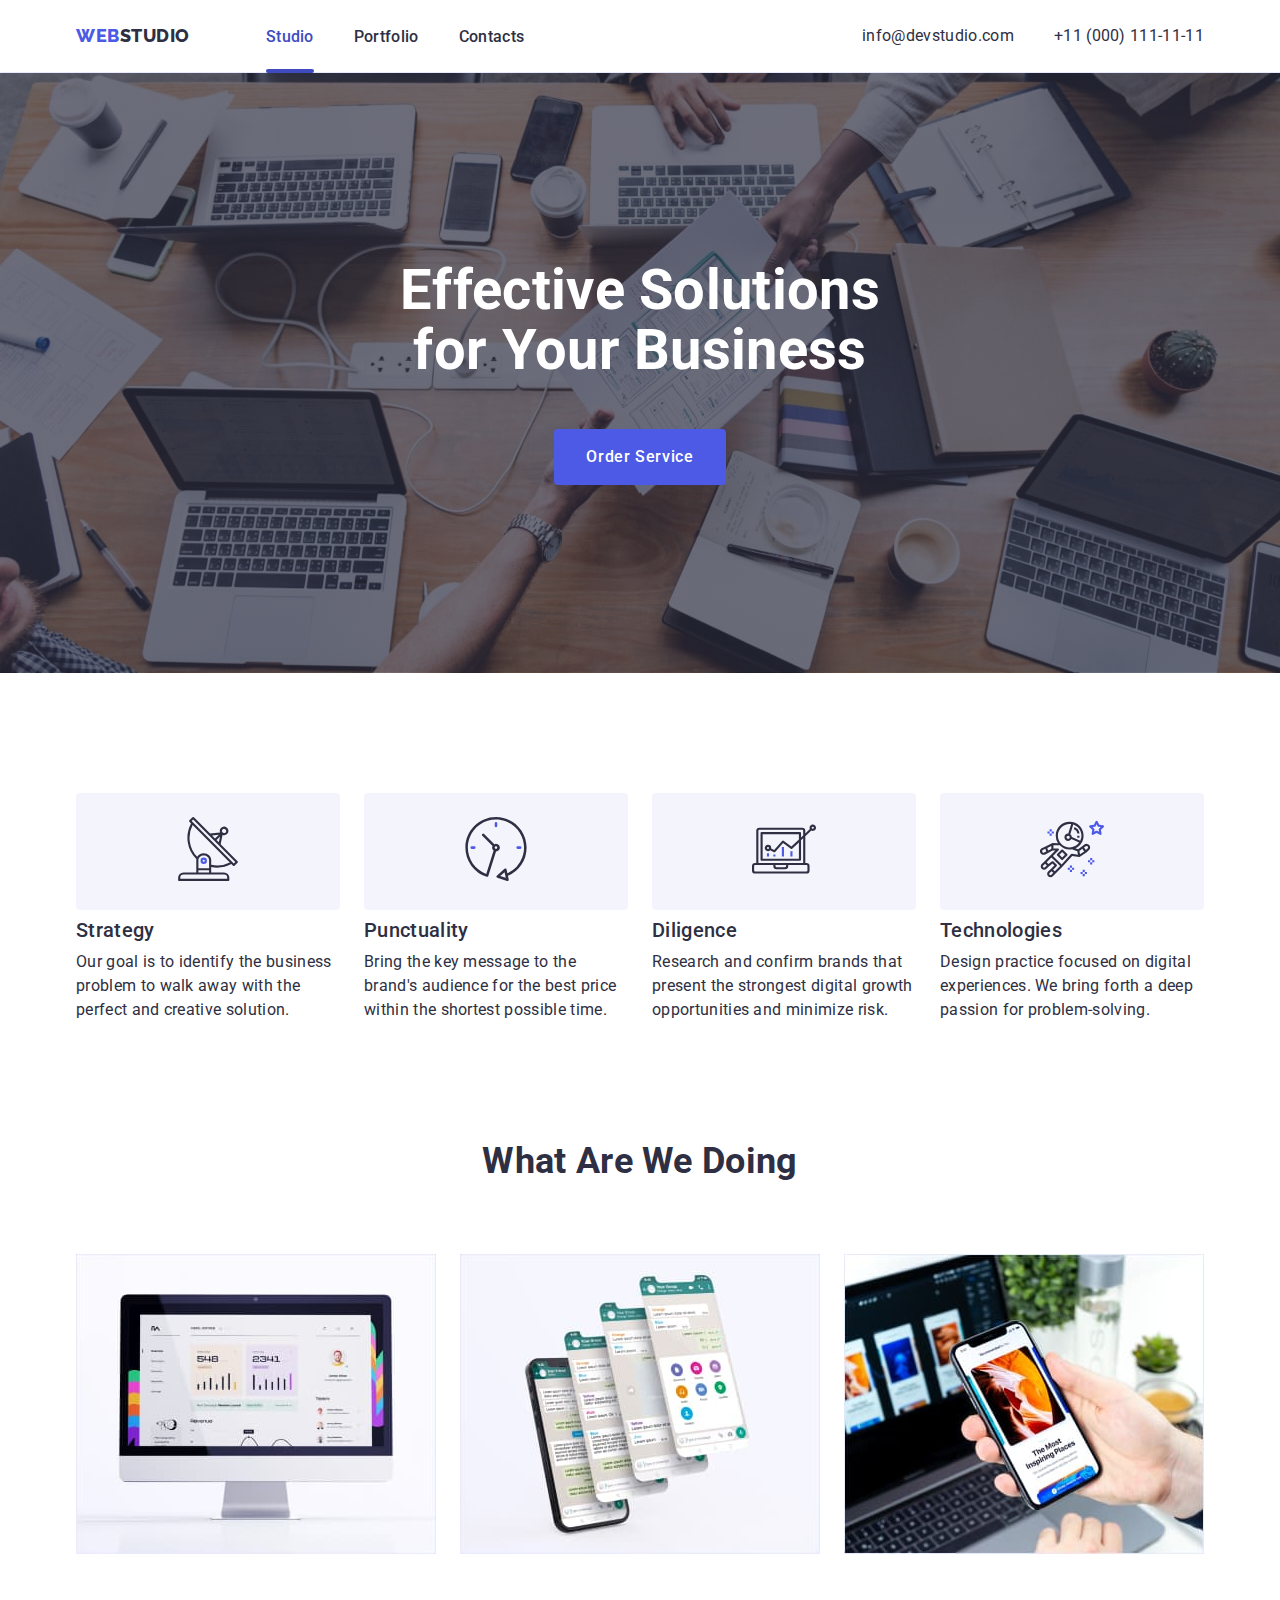
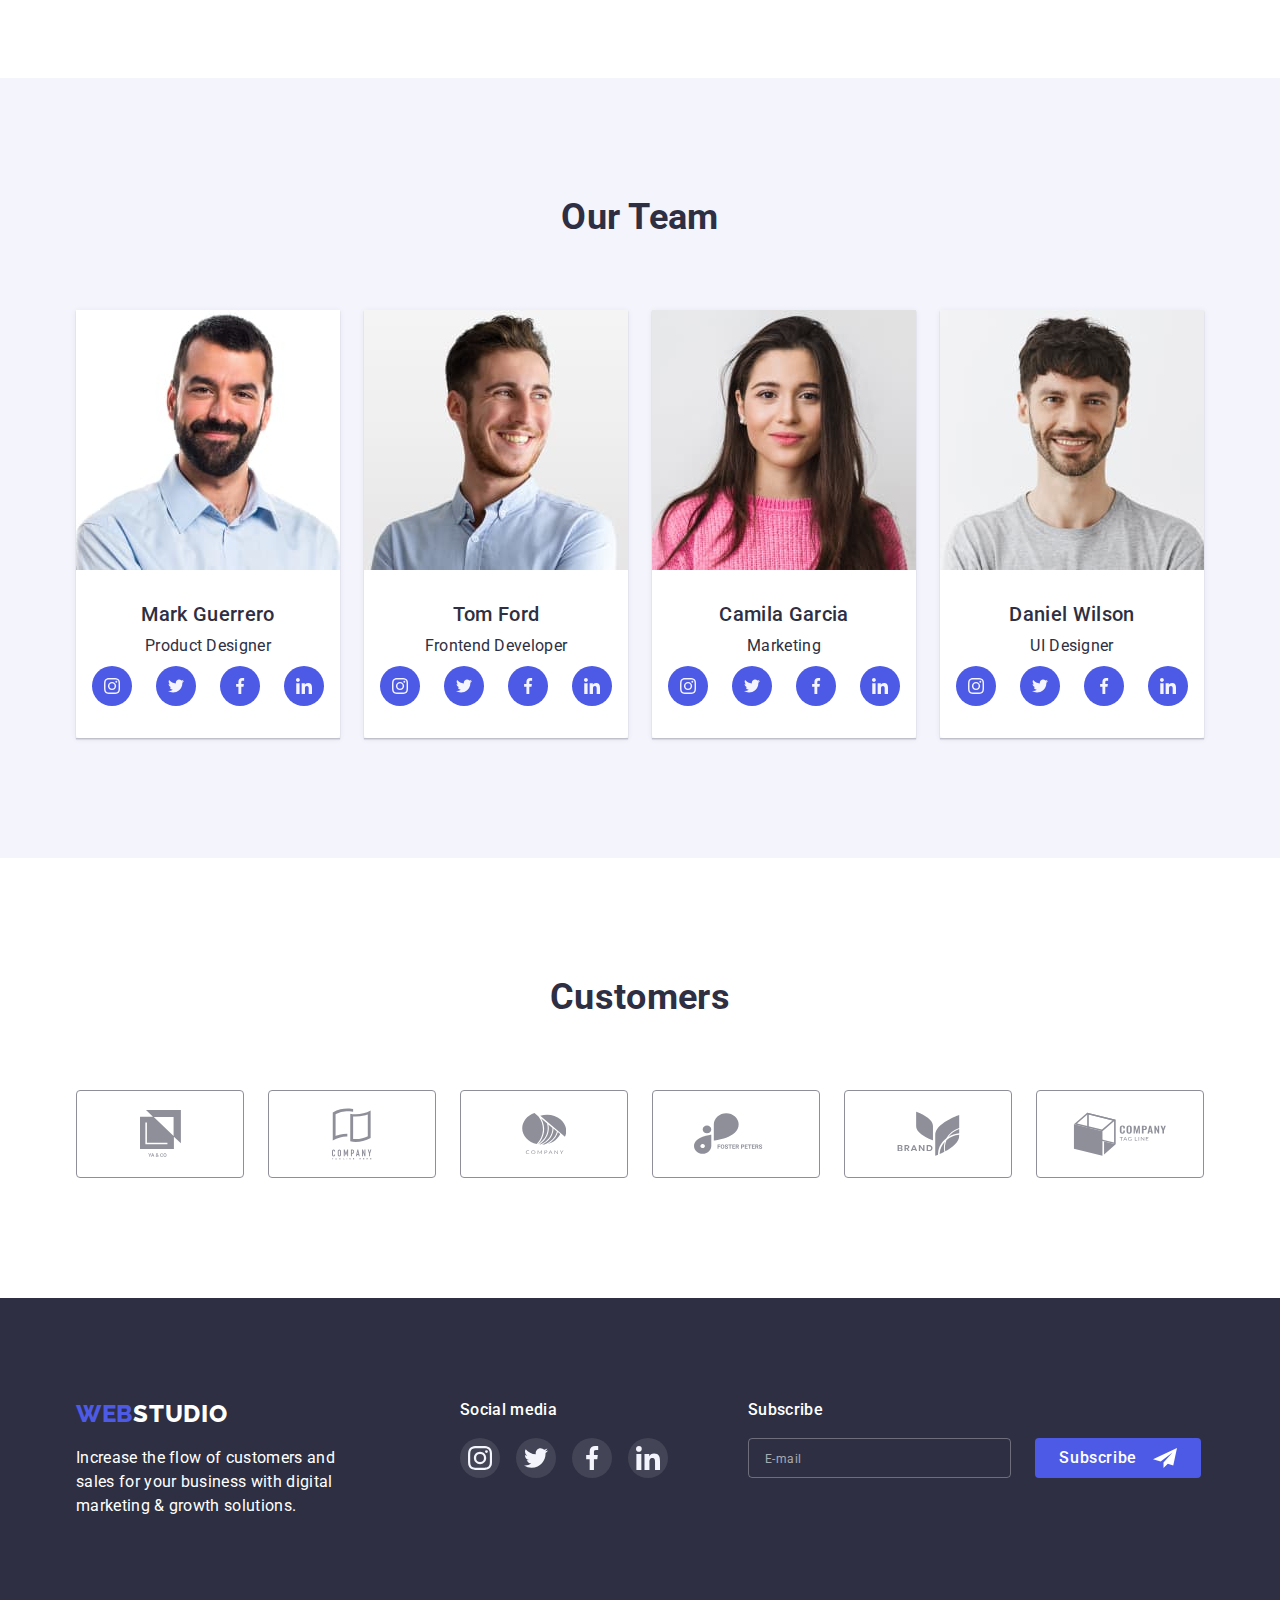
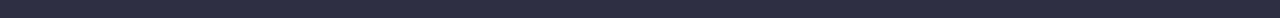
<file: index.html>
<!DOCTYPE html>
<html lang="en">
	<head>
		<meta charset="UTF-8" />
		<meta http-equiv="X-UA-Compatible" content="IE=edge" />
		<meta name="viewport" content="width=device-width, initial-scale=1.0" />
		<title>WebStudio</title>
		<link rel="preconnect" href="https://fonts.googleapis.com" />
		<link rel="preconnect" href="https://fonts.gstatic.com" crossorigin />
		<link
			href="https://fonts.googleapis.com/css2?family=Raleway:wght@800&family=Roboto:wght@400;500;700;900&display=swap"
			rel="stylesheet"
		/>

		<link
			rel="stylesheet"
			href="https://cdnjs.cloudflare.com/ajax/libs/modern-normalize/1.1.0/modern-normalize.min.css"
		/>

		<link rel="stylesheet" href="./css/styles.css" />
	</head>
	<body>
		<!-- Header -->

		<header>
			<div class="container header-container">
				<nav class="header-nav">
					<a class="header-logo" href="./index.html"><span class="header-logo-accent">Web</span>Studio</a>
					<ul class="list header-navigation-list">
						<li class="header-navigation-item"
							><a class="header-navigation-link current" href="./index.html">Studio</a></li
						>
						<li class="header-navigation-item"
							><a class="header-navigation-link" href="./portfolio.html">Portfolio</a></li
						>
						<li class="header-navigation-item"><a class="header-navigation-link" href="">Contacts</a></li>
					</ul>
				</nav>

				<address class="header-address">
					<ul class="list header-address-list">
						<li class="header-address-item"
							><a class="header-address-link" href="mailto:info@devstudio.com">info@devstudio.com</a></li
						>
						<li class="header-address-item"
							><a class="header-address-link" href="tel:+110001111111">+11 (000) 111-11-11</a></li
						>
					</ul>
				</address>
			</div>
		</header>

		<main>
			<!-- Hero section -->

			<section class="hero-section">
				<div class="container hero-container">
					<h1 class="hero-title">Effective Solutions for Your Business</h1>
					<button type="button" class="hero-button" data-modal-open>Order Service</button>
				</div>

				<div class="backdrop is-hidden" data-modal>
					<div class="modal">
						<button class="button-close" data-modal-close>
							<svg class="icon-close" width="8" height="8">
								<use href="./images/icons.svg#icon-close"></use>
							</svg>
						</button>

						<!-- Всплывающая форма в Hero -->

						<form class="modal-form">
							<p class="form-title">Leave your contacts and we will call you back</p>

							<label class="form-field"
								>Name
								<input class="form-input" type="text" name="name" id="name" autocomplete="off" />
								<svg class="form-icon" width="18" height="18">
									<use href="./images/icons.svg#icon-name"></use>
								</svg>
							</label>

							<label class="form-field"
								>Phone
								<input class="form-input" type="tel" name="tel" id="phone" autocomplete="off" />
								<svg class="form-icon" width="18" height="24">
									<use href="./images/icons.svg#icon-phone"></use>
								</svg>
							</label>

							<label class="form-field"
								>Email
								<input class="form-input" type="email" name="email" id="email" autocomplete="off" />
								<svg class="form-icon" width="18" height="24">
									<use href="./images/icons.svg#icon-email"></use>
								</svg>
							</label>

							<label class="form-field"
								>Comment
								<textarea
									class="textarea-input"
									name="comment"
									rows="5"
									id="comment"
									placeholder="Text input"
								></textarea>
							</label>

							<label class="checkbox-label">
								<input class="checkbox" type="checkbox" name="checkbox" value="agreement" />
								<span class="check-icon">
									<svg class="form-icon" width="16" height="16">
										<use href="./images/icons.svg#icon-check"></use>
									</svg>
								</span>
								I accept the terms and conditions of the&nbsp;
								<a href="/" target="_blank" rel="noreferrer noopener">Privacy Policy</a>
							</label>

							<button type="submit" class="form-button">Send</button>
						</form>
					</div>
				</div>
			</section>

			<!-- Adventages -->

			<section class="adventages-section">
				<div class="container adventages-container">
					<h2 class="visually-hidden">Our adventages</h2>
					<ul class="list adventages-list">
						<li class="adventages-item">
							<div class="icon-bg">
								<svg class="icon" width="64" height="64"><use href="./images/icons.svg#icon-antenna"></use></svg>
							</div>
							<h3 class="adventage-subtitle">Strategy</h3>
							<p class="adventages-description">
								Our goal is to identify the business problem to walk away with the perfect and creative solution.
							</p>
						</li>
						<li class="adventages-item">
							<div class="icon-bg">
								<svg class="icon" width="64" height="64"><use href="./images/icons.svg#icon-clock"></use></svg>
							</div>
							<h3 class="adventage-subtitle">Punctuality</h3>
							<p class="adventages-description">
								Bring the key message to the brand's audience for the best price within the shortest possible time.
							</p>
						</li>
						<li class="adventages-item">
							<div class="icon-bg">
								<svg class="icon" width="64" height="64"><use href="./images/icons.svg#icon-diagram"></use></svg>
							</div>
							<h3 class="adventage-subtitle">Diligence</h3>
							<p class="adventages-description">
								Research and confirm brands that present the strongest digital growth opportunities and minimize risk.
							</p>
						</li>
						<li class="adventages-item">
							<div class="icon-bg">
								<svg class="icon" width="64" height="64"><use href="./images/icons.svg#icon-astronaut"></use></svg>
							</div>
							<h3 class="adventage-subtitle">Technologies</h3>
							<p class="adventages-description">
								Design practice focused on digital experiences. We bring forth a deep passion for problem-solving.
							</p>
						</li>
					</ul>
				</div>
			</section>

			<!-- What are we doing -->

			<section class="doing-section">
				<div class="container doing-container">
					<h2 class="second-title">What are we doing</h2>
					<ul class="list doing-list">
						<li class="doing-item">
							<img src="./images/img1.jpg" alt="Computer" width="360" height="300" />
						</li>
						<li class="doing-item">
							<img src="./images/img2.jpg" alt="Apps" width="360" height="300" />
						</li>
						<li class="doing-item">
							<img src="./images/img3.jpg" alt="Phone" width="360" height="300" />
						</li>
					</ul>
				</div>
			</section>

			<!-- Our team -->

			<section class="section-team">
				<div class="container team-container">
					<h2 class="second-title team-title">Our Team</h2>
					<ul class="list team-list">
						<li class="team-item">
							<img class="team-item-img" src="./images/team1.jpg" alt="Mark Guerrero" width="264" height="260" />
							<div class="team-text">
								<h3 class="team-subtitle">Mark Guerrero</h3>
								<p class="team-description">Product Designer</p>
								<ul class="social-media-list list">
									<li class="social-media-item">
										<a class="social-media-link" href="/">
											<svg class="icon-social-media" width="16" height="16">
												<use href="./images/icons.svg#icon-instagram"></use>
											</svg>
										</a>
									</li>

									<li class="social-media-item">
										<a class="social-media-link" href="/">
											<svg class="icon-social-media" width="16" height="16">
												<use href="./images/icons.svg#icon-twitter"></use>
											</svg>
										</a>
									</li>

									<li class="social-media-item">
										<a class="social-media-link" href="/">
											<svg class="icon-social-media" width="16" height="16">
												<use href="./images/icons.svg#icon-facebook"></use>
											</svg>
										</a>
									</li>

									<li class="social-media-item">
										<a class="social-media-link" href="/">
											<svg class="icon-social-media" width="16" height="16">
												<use href="./images/icons.svg#icon-linkedin"></use>
											</svg>
										</a>
									</li>
								</ul>
							</div>
						</li>

						<li class="team-item">
							<img class="team-item-img" src="./images/team2.jpg" alt="Tom Ford" width="264" height="260" />
							<div class="team-text">
								<h3 class="team-subtitle">Tom Ford</h3>
								<p class="team-description">Frontend Developer</p>
								<ul class="social-media-list list">
									<li class="social-media-item">
										<a class="social-media-link" href="/">
											<svg class="icon-social-media" width="16" height="16">
												<use href="./images/icons.svg#icon-instagram"></use>
											</svg>
										</a>
									</li>

									<li class="social-media-item">
										<a class="social-media-link" href="/">
											<svg class="icon-social-media" width="16" height="16">
												<use href="./images/icons.svg#icon-twitter"></use>
											</svg>
										</a>
									</li>

									<li class="social-media-item">
										<a class="social-media-link" href="/">
											<svg class="icon-social-media" width="16" height="16">
												<use href="./images/icons.svg#icon-facebook"></use>
											</svg>
										</a>
									</li>

									<li class="social-media-item">
										<a class="social-media-link" href="/">
											<svg class="icon-social-media" width="16" height="16">
												<use href="./images/icons.svg#icon-linkedin"></use>
											</svg>
										</a>
									</li>
								</ul>
							</div>
						</li>

						<li class="team-item">
							<img class="team-item-img" src="./images/team3.jpg" alt="Camila Garcia" width="264" height="260" />
							<div class="team-text">
								<h3 class="team-subtitle">Camila Garcia</h3>
								<p class="team-description">Marketing</p>
								<ul class="social-media-list list">
									<li class="social-media-item">
										<a class="social-media-link" href="/">
											<svg class="icon-social-media" width="16" height="16">
												<use href="./images/icons.svg#icon-instagram"></use>
											</svg>
										</a>
									</li>

									<li class="social-media-item">
										<a class="social-media-link" href="/">
											<svg class="icon-social-media" width="16" height="16">
												<use href="./images/icons.svg#icon-twitter"></use>
											</svg>
										</a>
									</li>

									<li class="social-media-item">
										<a class="social-media-link" href="/">
											<svg class="icon-social-media" width="16" height="16">
												<use href="./images/icons.svg#icon-facebook"></use>
											</svg>
										</a>
									</li>

									<li class="social-media-item">
										<a class="social-media-link" href="/">
											<svg class="icon-social-media" width="16" height="16">
												<use href="./images/icons.svg#icon-linkedin"></use>
											</svg>
										</a>
									</li>
								</ul>
							</div>
						</li>

						<li class="team-item">
							<img class="team-item-img" src="./images/team4.jpg" alt="Daniel Wilson" width="264" height="260" />
							<div class="team-text">
								<h3 class="team-subtitle">Daniel Wilson</h3>
								<p class="team-description">UI Designer</p>
								<ul class="social-media-list list">
									<li class="social-media-item">
										<a class="social-media-link" href="/">
											<svg class="icon-social-media" width="16" height="16">
												<use href="./images/icons.svg#icon-instagram"></use>
											</svg>
										</a>
									</li>

									<li class="social-media-item">
										<a class="social-media-link" href="/">
											<svg class="icon-social-media" width="16" height="16">
												<use href="./images/icons.svg#icon-twitter"></use>
											</svg>
										</a>
									</li>

									<li class="social-media-item">
										<a class="social-media-link" href="/">
											<svg class="icon-social-media" width="16" height="16">
												<use href="./images/icons.svg#icon-facebook"></use>
											</svg>
										</a>
									</li>

									<li class="social-media-item">
										<a class="social-media-link" href="/">
											<svg class="icon-social-media" width="16" height="16">
												<use href="./images/icons.svg#icon-linkedin"></use>
											</svg>
										</a>
									</li>
								</ul>
							</div>
						</li>
					</ul>
				</div>
			</section>

			<!-- Customers -->

			<section class="customers-section">
				<div class="customers-container container">
					<h2 class="second-title">Customers</h2>
					<ul class="customers-list list">
						<li class="customers-item">
							<a class="customers-link" href="/">
								<svg class="icon-customers" width="41" height="47">
									<use href="./images/icons.svg#icon-company-1"></use>
								</svg>
							</a>
						</li>

						<li class="customers-item">
							<a class="customers-link" href="/">
								<svg class="icon-customers" width="40" height="52">
									<use href="./images/icons.svg#icon-company-2"></use>
								</svg>
							</a>
						</li>
						<li class="customers-item">
							<a class="customers-link" href="/">
								<svg class="icon-customers" width="44" height="41">
									<use href="./images/icons.svg#icon-company-3"></use>
								</svg>
							</a>
						</li>
						<li class="customers-item">
							<a class="customers-link" href="/">
								<svg class="icon-customers" width="84" height="41">
									<use href="./images/icons.svg#icon-company-4"></use>
								</svg>
							</a>
						</li>
						<li class="customers-item">
							<a class="customers-link" href="/">
								<svg class="icon-customers" width="63" height="45">
									<use href="./images/icons.svg#icon-company-5"></use>
								</svg>
							</a>
						</li>
						<li class="customers-item">
							<a class="customers-link" href="/">
								<svg class="icon-customers" width="94" height="44">
									<use href="./images/icons.svg#icon-company-6"></use>
								</svg>
							</a>
						</li>
					</ul>
				</div>
			</section>
		</main>

		<!-- Footer -->

		<footer class="footer">
			<div class="container footer-container">
				<div class="footer-left">
					<a class="footer-logo" href="./index.html"><span class="footer-logo-accent">Web</span>Studio</a>
					<p class="footer-description">
						Increase the flow of customers and sales for your business with digital marketing & growth solutions.
					</p>
				</div>

				<div class="footer-right">
					<p class="footer-title-social-media">Social media</p>
					<ul class="footer-social-media-list list">
						<li class="footer-social-media-item">
							<a class="footer-social-media-link" href="/">
								<svg class="icon-footer-social-media" width="24" height="24">
									<use href="./images/icons.svg#icon-instagram"></use>
								</svg>
							</a>
						</li>

						<li>
							<a class="footer-social-media-link" href="/">
								<svg class="icon-footer-social-media" width="24" height="24">
									<use href="./images/icons.svg#icon-twitter"></use>
								</svg>
							</a>
						</li>

						<li>
							<a class="footer-social-media-link" href="/">
								<svg class="icon-footer-social-media" width="24" height="24">
									<use href="./images/icons.svg#icon-facebook"></use>
								</svg>
							</a>
						</li>

						<li>
							<a class="footer-social-media-link" href="/">
								<svg class="icon-footer-social-media" width="24" height="24">
									<use href="./images/icons.svg#icon-linkedin"></use>
								</svg>
							</a>
						</li>
					</ul>
				</div>

				<div class="footer-form-container">
					<p class="footer-title-social-media">Subscribe</p>
					<form class="footer-form">
						<input class="footer-input" type="email" name="email" placeholder="E-mail" autocomplete="off" />
						<button class="footer-form-button" type="submit"
							>Subscribe
							<svg class="icon-form-button" width="24" height="24">
								<use href="./images/icons.svg#icon-send"></use>
							</svg>
						</button>
					</form>
				</div>
			</div>
		</footer>

		<script src="./js/modal.js"></script>
	</body>
</html>
</file>
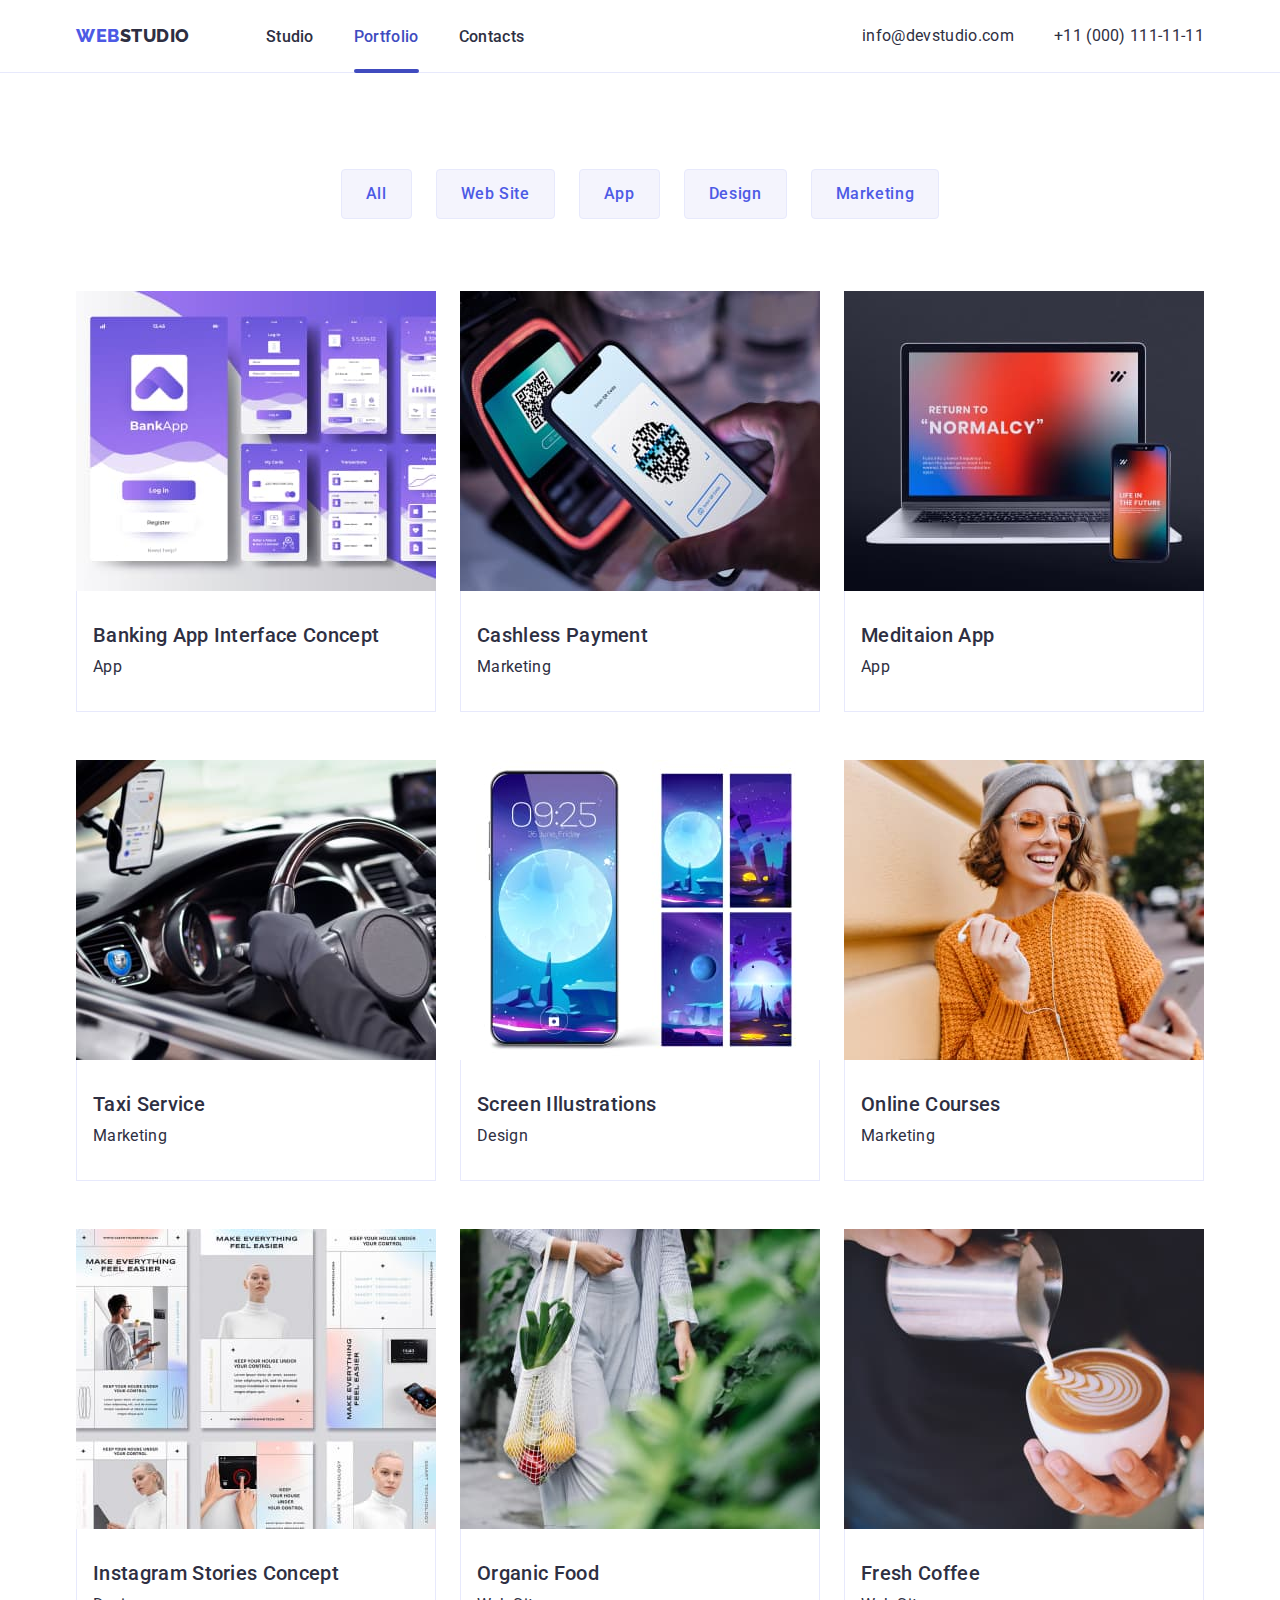
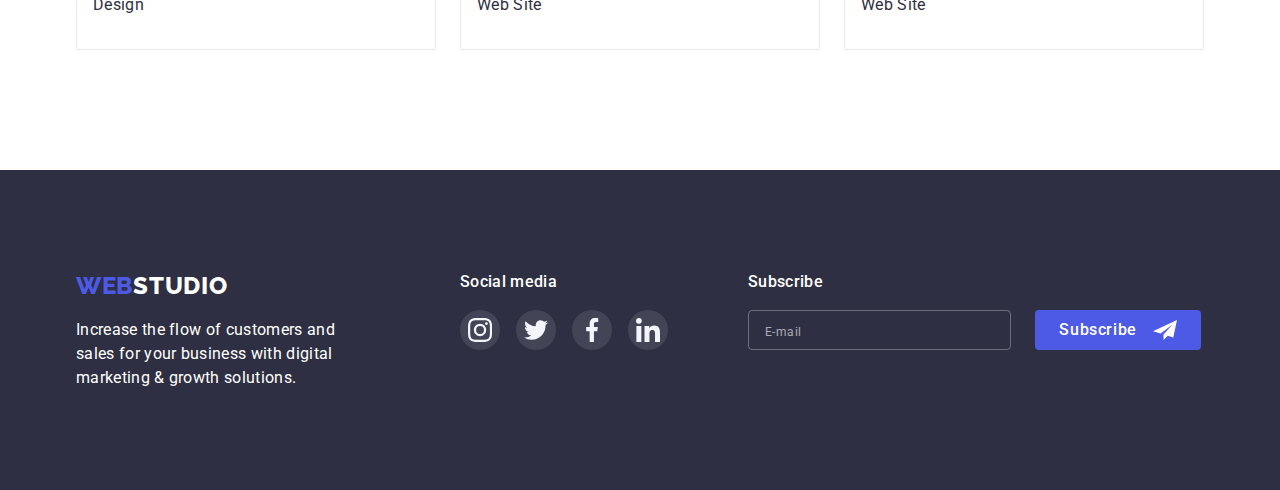
<file: portfolio.html>
<!DOCTYPE html>
<html lang="en">
	<head>
		<meta charset="UTF-8" />
		<meta http-equiv="X-UA-Compatible" content="IE=edge" />
		<meta name="viewport" content="width=device-width, initial-scale=1.0" />
		<title>Portfolio</title>
		<link rel="preconnect" href="https://fonts.googleapis.com" />
		<link rel="preconnect" href="https://fonts.gstatic.com" crossorigin />
		<link
			href="https://fonts.googleapis.com/css2?family=Raleway:wght@800&family=Roboto:wght@400;500;700;900&display=swap"
			rel="stylesheet"
		/>
		<link
			rel="stylesheet"
			href="https://cdnjs.cloudflare.com/ajax/libs/modern-normalize/1.1.0/modern-normalize.min.css"
		/>

		<link rel="stylesheet" href="./css/styles.css" />
	</head>

	<body>
		<!-- Header -->

		<header>
			<div class="container header-container">
				<nav class="header-nav">
					<a class="header-logo" href="./index.html"><span class="header-logo-accent">Web</span>Studio</a>
					<ul class="list header-navigation-list">
						<li class="header-navigation-item"><a class="header-navigation-link" href="./index.html">Studio</a></li>
						<li class="header-navigation-item"
							><a class="header-navigation-link current" href="./portfolio.html">Portfolio</a></li
						>
						<li class="header-navigation-item"><a class="header-navigation-link" href="">Contacts</a></li>
					</ul>
				</nav>

				<address class="header-address">
					<ul class="list header-address-list">
						<li class="header-address-item"
							><a class="header-address-link" href="mailto:info@devstudio.com">info@devstudio.com</a></li
						>
						<li class="header-address-item"
							><a class="header-address-link" href="tel:+110001111111">+11 (000) 111-11-11</a></li
						>
					</ul>
				</address>
			</div>
		</header>

		<main>
			<!-- Items -->

			<section class="work-list-section">
				<div class="container work-list-container">
					<h1 class="visually-hidden">Work List</h1>

					<ul class="list list-filter">
						<li><button type="button" class="button-filter">All</button></li>
						<li><button type="button" class="button-filter">Web Site</button></li>
						<li><button type="button" class="button-filter">App</button></li>
						<li><button type="button" class="button-filter">Design</button></li>
						<li><button type="button" class="button-filter">Marketing</button></li>
					</ul>

					<ul class="list work-list">
						<li class="work-item">
							<a href="/">
								<div class="work-overlay">
									<img class="work-image" src="./images/work1.jpg" alt="Bank App Interface" width="360" height="300" />
									<p class="work-description">
										14 Stylish and User-Friendly App Design Concepts · Task Manager App · Calorie Tracker App · Exotic
										Fruit Ecommerce App · Cloud Storage App
									</p>
								</div>

								<div class="work-text">
									<h2 class="work-title">Banking App Interface Concept</h2>
									<p class="work-type">App</p>
								</div>
							</a>
						</li>

						<li class="work-item">
							<a href="/">
								<div class="work-overlay">
									<img class="work-image" src="./images/work2.jpg" alt="Cashless Payment" width="360" height="300" />
									<p class="work-description">
										14 Stylish and User-Friendly App Design Concepts · Task Manager App · Calorie Tracker App · Exotic
										Fruit Ecommerce App · Cloud Storage App
									</p>
								</div>

								<div class="work-text">
									<h2 class="work-title">Cashless Payment</h2>
									<p class="work-type">Marketing</p>
								</div>
							</a>
						</li>

						<li class="work-item">
							<a href="/">
								<div class="work-overlay">
									<img class="work-image" src="./images/work3.jpg" alt="Meditaion App" width="360" height="300" />
									<p class="work-description">
										14 Stylish and User-Friendly App Design Concepts · Task Manager App · Calorie Tracker App · Exotic
										Fruit Ecommerce App · Cloud Storage App
									</p>
								</div>

								<div class="work-text">
									<h2 class="work-title">Meditaion App</h2>
									<p class="work-type">App</p>
								</div>
							</a>
						</li>

						<li class="work-item">
							<a href="/">
								<div class="work-overlay">
									<img class="work-image" src="./images/work4.jpg" alt="Taxi Service" width="360" height="300" />
									<p class="work-description">
										14 Stylish and User-Friendly App Design Concepts · Task Manager App · Calorie Tracker App · Exotic
										Fruit Ecommerce App · Cloud Storage App
									</p>
								</div>

								<div class="work-text">
									<h2 class="work-title">Taxi Service</h2>
									<p class="work-type">Marketing</p>
								</div>
							</a>
						</li>

						<li class="work-item">
							<a href="/">
								<div class="work-overlay">
									<img
										class="work-image"
										src="./images/work5.jpg"
										alt="Screen Illustrations"
										width="360"
										height="300"
									/>
									<p class="work-description">
										14 Stylish and User-Friendly App Design Concepts · Task Manager App · Calorie Tracker App · Exotic
										Fruit Ecommerce App · Cloud Storage App
									</p>
								</div>

								<div class="work-text">
									<h2 class="work-title">Screen Illustrations</h2>
									<p class="work-type">Design</p>
								</div>
							</a>
						</li>

						<li class="work-item">
							<a href="/">
								<div class="work-overlay">
									<img class="work-image" src="./images/work6.jpg" alt="Online Courses" width="360" height="300" />
									<p class="work-description">
										14 Stylish and User-Friendly App Design Concepts · Task Manager App · Calorie Tracker App · Exotic
										Fruit Ecommerce App · Cloud Storage App
									</p>
								</div>

								<div class="work-text">
									<h2 class="work-title">Online Courses</h2>
									<p class="work-type">Marketing</p>
								</div>
							</a>
						</li>

						<li class="work-item">
							<a href="/">
								<div class="work-overlay">
									<img
										class="work-image"
										src="./images/work7.jpg"
										alt="Instagram Stories Concept"
										width="360"
										height="300"
									/>
									<p class="work-description">
										14 Stylish and User-Friendly App Design Concepts · Task Manager App · Calorie Tracker App · Exotic
										Fruit Ecommerce App · Cloud Storage App
									</p>
								</div>

								<div class="work-text">
									<h2 class="work-title">Instagram Stories Concept</h2>
									<p class="work-type">Design</p>
								</div>
							</a>
						</li>

						<li class="work-item">
							<a href="/">
								<div class="work-overlay">
									<img class="work-image" src="./images/work8.jpg" alt="Organic Food" width="360" height="300" />
									<p class="work-description">
										14 Stylish and User-Friendly App Design Concepts · Task Manager App · Calorie Tracker App · Exotic
										Fruit Ecommerce App · Cloud Storage App
									</p>
								</div>

								<div class="work-text">
									<h2 class="work-title">Organic Food</h2>
									<p class="work-type">Web Site</p>
								</div>
							</a>
						</li>

						<li class="work-item">
							<a class="work-link" href="/">
								<div class="work-overlay">
									<img class="work-image" src="./images/work9.jpg" alt="Coffee" width="360" height="300" />
									<p class="work-description">
										14 Stylish and User-Friendly App Design Concepts · Task Manager App · Calorie Tracker App · Exotic
										Fruit Ecommerce App · Cloud Storage App
									</p>
								</div>

								<div class="work-text">
									<h2 class="work-title">Fresh Coffee</h2>
									<p class="work-type">Web Site</p>
								</div>
							</a>
						</li>
					</ul>
				</div>
			</section>
		</main>

		<!-- Footer -->

		<footer class="footer">
			<div class="container footer-container">
				<div class="footer-left">
					<a class="footer-logo" href="./index.html"><span class="footer-logo-accent">Web</span>Studio</a>
					<p class="footer-description">
						Increase the flow of customers and sales for your business with digital marketing & growth solutions.
					</p>
				</div>

				<div class="footer-right">
					<p class="footer-title-social-media">Social media</p>
					<ul class="footer-social-media-list list">
						<li class="footer-social-media-item">
							<a class="footer-social-media-link" href="/">
								<svg class="icon-footer-social-media" width="24" height="24">
									<use href="./images/icons.svg#icon-instagram"></use>
								</svg>
							</a>
						</li>

						<li>
							<a class="footer-social-media-link" href="/">
								<svg class="icon-footer-social-media" width="24" height="24">
									<use href="./images/icons.svg#icon-twitter"></use>
								</svg>
							</a>
						</li>

						<li>
							<a class="footer-social-media-link" href="/">
								<svg class="icon-footer-social-media" width="24" height="24">
									<use href="./images/icons.svg#icon-facebook"></use>
								</svg>
							</a>
						</li>

						<li>
							<a class="footer-social-media-link" href="/">
								<svg class="icon-footer-social-media" width="24" height="24">
									<use href="./images/icons.svg#icon-linkedin"></use>
								</svg>
							</a>
						</li>
					</ul>
				</div>

				<div class="footer-form-container">
					<p class="footer-title-social-media">Subscribe</p>
					<form class="footer-form">
						<input class="footer-input" type="email" name="email" placeholder="E-mail" autocomplete="off" />
						<button class="footer-form-button" type="submit"
							>Subscribe
							<svg class="icon-form-button" width="24" height="24">
								<use href="./images/icons.svg#icon-send"></use>
							</svg>
						</button>
					</form>
				</div>
			</div>
		</footer>
	</body>
</html>
</file>
<file: css/styles.css>
:root {
    --main-white-color: #FFFFFF;
    --text-color: #2E2F42;
    --accent-color: #4D5AE5;
    --second-bg-color: #F4F4FD;
    --hover-color: #404BBF;
    --timing-function: cubic-bezier(0.4, 0, 0.2, 1)
}

body {
    font-family: 'Roboto', sans-serif;
    font-weight: 400;
    font-size: 16px;
    letter-spacing: 0.02em;
    color: var(--text-color);
    background-color: var(--main-white-color);
    
}


a {
    text-decoration: none;
    color: var(--text-color);
}

.list {
    list-style: none;
}

.visually-hidden {
    position: absolute;
    width: 1px;
    height: 1px;
    margin: -1px;
    border: 0;
    padding: 0;
    white-space: nowrap;
    clip-path: inset(100%);
    clip: rect(0 0 0 0);
    overflow: hidden;
}

.container {
    margin-left: auto;
    margin-right: auto;
    width: 1128px;
    padding-left: 15px;
    padding-right: 15px;
    /* outline: 1px solid red; */
    box-sizing: content-box;
}

h1, h2, h3, h4, h5, h6, p, ul {
    padding: 0;
    margin: 0;
}

/* MAIN PAGE */


/* Header */

header {
    border-bottom: 1px solid #E7E9FC;
}

.header-logo {
    font-family: 'Raleway', sans-serif;
    font-size: 18px;
    font-weight: 800;
    line-height: 1.33;
    letter-spacing: 0.03em;
    text-transform: uppercase;
    color: var(--text-color);
    display: block;
    padding-top: 24px;
    padding-bottom: 24px;
}

.header-logo-accent {
    color: var(--accent-color);
}

.header-navigation-list {
    display: flex;
    margin-left: 76px;
    padding-inline-start: 0px;
}

.header-navigation-item:not(:last-child) {
    margin-right: 40px;

}

.header-navigation-link {
    color: var(--text-color);
    font-weight: 500;
    line-height: 1.33;
    display: block;
    padding-top: 24px;
    padding-bottom: 24px;
    transition: color 250ms var(--timing-function);
}

.header-navigation-link:hover,
.header-navigation-link:focus {
    color: var(--hover-color);
    
}

.header-address {
    margin-left: auto;
}

.header-address-list {
    display: flex;
}

.header-address-item:not(:first-child) {
    margin-left: 40px;
}

.header-address-link {
    color: var(--text-color);
    font-style: normal;
    line-height: 1.53;
    display: block;
    padding-top: 24px;
    padding-bottom: 24px;
    transition: color 250ms var(--timing-function);
}

.header-address-link:hover,
.header-address-link:focus {
    color: var(--hover-color);
    
}

.header-container {
    display: flex;
    align-items: center;
    
}

.header-nav {
    display: flex;
    align-items: center;
}

.current {
    color: var(--hover-color);
    position: relative;
}

.current::after {
    content: "";
    display: block;
    position: absolute;
    width: 100%;
    height: 4px;
    left: 0;
    bottom: -2px;
    background: var(--hover-color);
    border-radius: 2px;
}

/* Hero Section */

.hero-section {
    background-color: var(--text-color);
    background-image: linear-gradient(to right, rgba(46, 47, 66, 0.7), rgba(46, 47, 66, 0.7)), url('../images/people.jpg');
    max-width: 1440px;
    margin-left: auto;
    margin-right: auto;
    background-repeat: no-repeat;
    background-position: center;
    background-size: cover;
    padding-top: 188px;
    padding-bottom: 188px;
}

.hero-title {
    margin-bottom: 48px;
    font-style: normal;
    font-weight: 700;
    font-size: 56px;
    line-height: 1.07;
    text-align: center;
    color: var(--main-white-color);
    width: 496px;
    margin-left: auto;
    margin-right: auto;
}

.hero-button {
    padding: 16px 32px;
    margin-left: auto;
    margin-right: auto;

    background: var(--accent-color);
    color: white;
    font-family: inherit;
    font-style: inherit;
    font-size: inherit;
    font-weight: 500;
    line-height: 1.5;
    display: flex;
    align-items: center;
    letter-spacing: 0.04em;
    cursor: pointer;

    border-radius: 4px;
    border-width: 0;
    transition: background 250ms var(--timing-function);
}

.hero-button:hover,
.hero-button:focus {
    background: var(--hover-color)

}

.backdrop {
    position: fixed;
    top: 0;
    left: 0;
    width: 100%;
    height: 100%;
    background-color: rgba(46, 47, 66, 0.4);
    transition: opacity 250ms var(--timing-function), visibility 250ms var(--timing-function);
}

.backdrop.is-hidden {
    opacity: 0;
    visibility: hidden;
    pointer-events: none;
}

.backdrop.is-hidden .modal {
    transform: scale(0.9) translate(-50%, -50%);
}


/* Всплывающая форма в Hero */

.modal {
    position: absolute;
    top: 50%;
    left: 50%;
    transform: scale(1) translate(-50%, -50%);
    
    width: 408px;
    height: 584px;
    background-color: #FCFCFC;
    box-shadow: 0px 1px 1px rgba(0, 0, 0, 0.14), 0px 1px 3px rgba(0, 0, 0, 0.12), 0px 2px 1px rgba(0, 0, 0, 0.2);
    border-radius: 4px;

    transition: transform 250ms var(--timing-function);
}


.button-close {
    display: flex;
    margin-top: 24px;
    margin-right: 24px;
    margin-left: auto;
    width: 24px;
    height: 24px;
    background: #E7E9FC;
    border: 1px solid rgba(0, 0, 0, 0.1);
    border-radius: 50%;
    align-items: center;
    justify-content: center;
    fill: #000;

}

.button-close:hover,
.button-close:focus {
    background-color: var(--hover-color);
    fill: var(--main-white-color);
}


form {
    width: 360px;
    margin-left: auto;
    margin-right: auto;

}

.form-title {
    margin-top: 24px;
    margin-bottom: 16px;

    font-weight: 500;
    line-height: 1.5;
    text-align: center;
    color: var();
}

.form-field {
    position: relative;
    display: flex;
    flex-direction: column;
    margin-bottom: 8px;

    color: #8E8F99;
    font-size: 12px;
    line-height: 1.33;
    letter-spacing: 0.04em;
}

.form-input {
    margin-top: 4px;
    padding-left: 38px;
    height: 40px;
    border: 1px solid rgba(33, 33, 33, 0.2);
    border-radius: 4px;

    transition: border-color 250ms var(--timing-function);
}

.form-input:focus + .form-input,
.textarea-input:focus+.form-input {
    border-color: #4D5AE5;
}

.textarea-input {
    margin-top: 4px;;
}


textarea {
    display: block;
    resize: none;
    margin-bottom: 16px;
    padding-left: 16px;
    padding-top: 8px;
    border: 1px solid rgba(33, 33, 33, 0.2);
    border-radius: 4px;
}

.form-field textarea::placeholder {
    padding: 0;
    color: rgba(117, 117, 117, 0.5);
    font-size: 12px;
}

.checkbox {
    position: absolute;
    width: 1px;
    height: 1px;
    margin: -1px;
    border: 0;
    padding: 0;
    white-space: nowrap;
    clip-path: inset(100%);
    clip: rect(0 0 0 0);
    overflow: hidden;
}

.checkbox-label {
    display: flex;
    align-items: center;
    font-size: 12px;
    line-height: 1.17;
    letter-spacing: 0.04em;

}

.checkbox-label a {
    text-decoration: underline;
    color: var(--accent-color);
}

.check-icon {
    display: inline-block;
    width: 16px;
    height: 16px;
    margin-right: 8px;
    
    border: 1.25px solid #2E2F42;
    border-radius: 2px;
}

.checkbox:checked + .check-icon {
    border-color: transparent;
    background-color: var(--hover-color);
    background-image: url(../images/icon-check.svg);
    background-size: contain;
    background-origin: border-box;
}

.form-button {
    padding: 16px 66px;
    margin-left: auto;
    margin-right: auto;
    margin-bottom: 24px;
    margin-top: 24px;

    background: var(--accent-color);
    color: #FFFFFF;
    font-family: inherit;
    font-style: inherit;
    font-size: inherit;
    font-weight: 500;
    box-shadow: 0px 4px 4px rgba(0, 0, 0, 0.15);
    border-radius: 4px;
    border-color: var(--accent-color);
    border-width: 0;
    line-height: 1.5;
    display: flex;
    align-items: center;
    letter-spacing: 0.04em;
    cursor: pointer;
    
    transition: background 250ms var(--timing-function);
}

.form-button:hover,
.form-button:focus {
    background: var(--hover-color);
}

.form-icon {
    position: absolute;
    top: 29px;
    left: 16px;

    display: inline-block;
}

.form-input:focus,
.textarea-input:focus {
    outline: none;
    border-color: #4D5AE5;
}

.form-input:focus ~ .form-icon {
    fill: var(--hover-color);
}



/* Our adventages */

.adventages-section {
    padding-top: 120px;
    padding-bottom: 120px;
}

.adventages-list {
    display: flex;
    flex-wrap: wrap;
    gap: 24px;
    padding-left: 0;
    padding-right: 0;
}

.adventages-item {
    flex-basis: 264px;
}

.adventage-subtitle {
    font-weight: 500;
    font-size: 20px;
    line-height: 1.2;
    margin-bottom: 8px;
}

.adventages-description {
    line-height: 1.5;
}

.icon-bg {
    background-color: var(--second-bg-color);
    padding: 24px 100px;
    border-radius: 4px;
    margin-bottom: 8px;
}

/* What are we doing */

.doing-section {
    padding-bottom: 120px;
}

.doing-list {
    display: flex;
    flex-wrap: wrap;
    gap: 24px;
    padding-left: 0;
    padding-right: 0;
}

.doing-item {
    flex-basis: 360px;
}

.second-title {
    margin-bottom: 72px;

    font-weight: 700;
    font-size: 36px;
    line-height: 1.11;
    text-align: center;
    text-transform: capitalize;
    
}

/* Our team */

.section-team {
    background-color: var(--second-bg-color);
    padding-top: 120px;
    padding-bottom: 120px;
}


.team-list {
    display: flex;
    flex-wrap: wrap;
    gap: 24px;
    padding-left: 0;
    padding-right: 0;
}

.team-item {
    flex-basis: 264px;
    box-shadow: 0px 1px 6px rgba(46, 47, 66, 0.08), 0px 1px 1px rgba(46, 47, 66, 0.16), 0px 2px 1px rgba(46, 47, 66, 0.08);
}

.team-item-img {
    display: block;
    
}

.team-text {
    padding-bottom: 32px;
    padding-top: 32px;
    background-color: var(--main-white-color);
    border-radius: 0 0 4px 4px;
}

.team-subtitle {
    margin-bottom: 8px;
    font-weight: 500;
    font-size: 20px;
    line-height: 1.2;
    text-align: center;
}

.team-description {
    line-height: 1.5;
    text-align: center;
}

.social-media-list {
    display: flex;
    padding-left: 16px;
    gap: 24px;
    jusify-content: center;
    margin-top: 8px;
}


.social-media-link {
    display: flex;
    width: 40px;
    height: 40px;
    border-radius: 50%;
    background-color: var(--accent-color);
    align-items: center;
    justify-content: center;

    transition: background-color 250ms var(--timing-function);
}

.social-media-link:hover,
.social-media-link:focus {
    background-color: var(--hover-color);
}

/* Customers */

.customers-section {
    padding-top: 120px;
    padding-bottom: 120px;
}

.customers-list {
    display: flex;
    gap: 24px;
}

.customers-item {
    width: 168px;
    height: 88px;
}

.customers-link {
    width: 100%;
    height: 100%;
    border: 1px solid #8E8F99;
    border-radius: 4px;
    display: flex;
    align-items: center;
    justify-content: center;
    fill: #8E8F99;

    transition: border-color 250ms var(--timing-function), fill 250ms var(--timing-function);
}

.customers-link:hover,
.customers-link:focus {
    border-color: var(--hover-color);
    fill: var(--hover-color);
}


.icon-customers:hover,
.icon-customers:focus {
    fill: var(--hover-color);
}

/* Footer */

.footer {
    background-color: var(--text-color);
    padding-top: 100px;
    padding-bottom: 100px;
}


.footer-logo {
    font-family: 'Raleway', sans-serif;
    font-size: 24px;
    font-weight: 800;
    line-height: 1.33;
    letter-spacing: 0.03em;
    text-transform: uppercase;
    color: var(--main-white-color);
}

.footer-logo-accent {
    color: var(--accent-color);
}

.footer-description {
    color: var(--main-white-color);
    line-height: 1.5;
    width: 264px;
    margin-top: 16px;
    
}

.footer-container {
    display: flex;
}

.footer-title-social-media {
    color: var(--main-white-color);
    font-weight: 500;
    line-height: 1.5;
}

.footer-social-media-list {
    display: flex;
    gap: 16px;
    margin-top: 16px;
}


.footer-social-media-link {
    display: flex;
    width: 40px;
    height: 40px;
    border-radius: 50%;
    background-color: rgba(255, 255, 255, 0.1);
    align-items: center;
    justify-content: center;

    transition: background-color 250ms var(--timing-function);
}

.footer-social-media-link:hover,
.footer-social-media-link:focus {
    background-color: #31D0AA;
}

.footer-right {
    padding-left: 0;
    margin-left: 120px;
    margin-right: 80px;
}

/* Footer form */


.footer-form {
    display: flex;
    width: 453px;
    margin-left: 0;
    margin-right: 0;
    margin-top: 16px;

}

.footer-form input{
    width: 264px;
    height: 40px;
    margin-right: 24px;
    padding-left: 16px;
    background-color: transparent;
    color: var(--main-white-color);
    border: 1px solid rgba(255, 255, 255, 0.3);
    border-radius: 4px;
}

.footer-form input::placeholder {

    padding-top: 8px;
    padding-bottom: 8px;
    font-size: 12px;
    line-height: 2;
    letter-spacing: 0.04em;
    color: rgba(255, 255, 255, 0.6);
}

.footer-form-button {
    display: flex;
    align-items: center;
    padding: 8px 24px;
    margin-right: 0;

    background: var(--accent-color);
    color: #FFFFFF;
    font-family: inherit;
    font-style: inherit;
    font-size: inherit;
    font-weight: 500;
    line-height: 1.5;
    letter-spacing: 0.04em;

    border-radius: 4px;
    border-width: 0;
    cursor: pointer;
    
    transition: background 250ms var(--timing-function);
}

.icon-form-button {
    margin-left: 16px;
    
 }

.footer-form-button:hover,
.footer-form-button:focus {
    background: var(--hover-color);
}


/* PORTFOLIO PAGE */

.work-list-section {
    padding-top: 96px;
    padding-bottom: 120px;
}

.list-filter {
    display: flex;
    justify-content: center;
    gap: 24px;
    margin-bottom: 72px;
}

.button-filter {
    padding: 12px 24px;

    background-color: var(--second-bg-color);
    color: var(--accent-color);
    font-family: inherit;
    font-weight: 500;
    font-size: inherit;
    line-height: 1.5;
    align-items: center;
    text-align: center;
    letter-spacing: 0.04em;
    cursor: pointer;
    border-radius: 4px;
    border: 1px solid #E7E9FC;

    transition: background-color 250ms var(--timing-function), color 250ms var(--timing-function), border 250ms var(--timing-function), box-shadow 250ms var(--timing-function);
}

.button-filter:hover,
.button-filter:focus {
    background: var(--hover-color);
    color: var(--main-white-color);
    border: 1px solid var(--hover-color);
    box-shadow: 0px 3px 1px rgba(0, 0, 0, 0.1), 0px 2px 1px rgba(0, 0, 0, 0.08), 0px 2px 2px rgba(0, 0, 0, 0.12);
}

.work-list {
   
    display: flex;
    flex-wrap: wrap; 
    column-gap: 24px;
    row-gap: 48px;

    padding: 0;
    margin: 0;
}

.work-item {
    flex-basis: calc((100% - 48px) / 3);
    transition: box-shadow 250ms var(--timing-function);
}

.work-overlay {
    position: relative;
    overflow: hidden;
}

.work-description {
    position: absolute;
    top: 0;
    left: 0;
    width: 100%;
    height: 100%;
    line-height: 1.5;
    overflow: auto;
    opacity: 0;
    transform: translateY(100%);
    transition: transform 250ms linear;

    color: var(--main-white-color);
    padding: 40px 32px 164px 32px;
    background-color: rgba(77, 90, 229, 1);

}

.work-item:hover {
    box-shadow: 0px 1px 6px rgba(46, 47, 66, 0.08), 0px 1px 1px rgba(46, 47, 66, 0.16), 0px 2px 1px rgba(46, 47, 66, 0.08);
}

.work-item:hover .work-description {
    transform: translateY(0);
    opacity: 1;
}

.work-item:focus .work-description {
    transform: translateY(0);
    opacity: 1;
}



.work-image {
    display: block;
}


.work-text {
    border-left: 1px solid #E7E9FC;
    border-right: 1px solid #E7E9FC;
    border-bottom: 1px solid #E7E9FC;
    padding: 32px 16px;

}

.work-title {
    font-weight: 500;
    font-size: 20px;
    line-height: 1.2;
    margin-bottom: 8px;
}

.work-type {
    line-height: 1.5;
}
</file>
